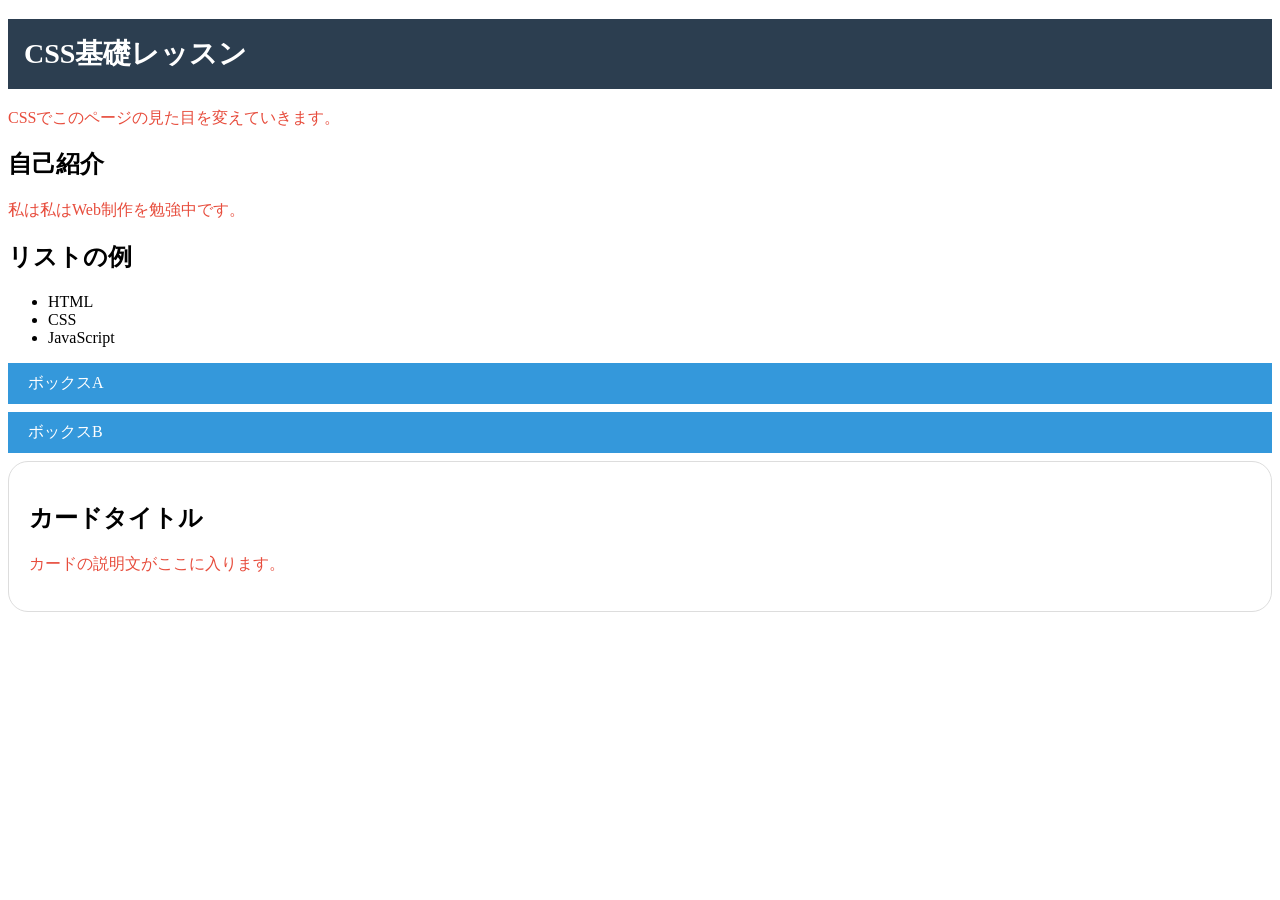
<file: exercises/lesson02/index.html>
<!doctype html>
<html lang="ja">
  <head>
    <meta charset="UTF-8" />
    <meta name="viewport" content="width=device-width, initial-scale=1.0" />
    <title>CSS基礎レッスン</title>
    <link rel="stylesheet" href="style.css" />
  </head>
  <body>
    <h1>CSS基礎レッスン</h1>
    <p>CSSでこのページの見た目を変えていきます。</p>

    <h2>自己紹介</h2>
    <p></p>
    <p>私は私はWeb制作を勉強中です。</p>

    <h2>リストの例</h2>
    <ul>
      <li>HTML</li>
      <li>CSS</li>
      <li>JavaScript</li>
    </ul>

    <div class="box">ボックスA</div>
    <div class="box">ボックスB</div>

    <div class="card">
      <h2>カードタイトル</h2>
      <p>カードの説明文がここに入ります。</p>
    </div>
  </body>
</html>
</file>
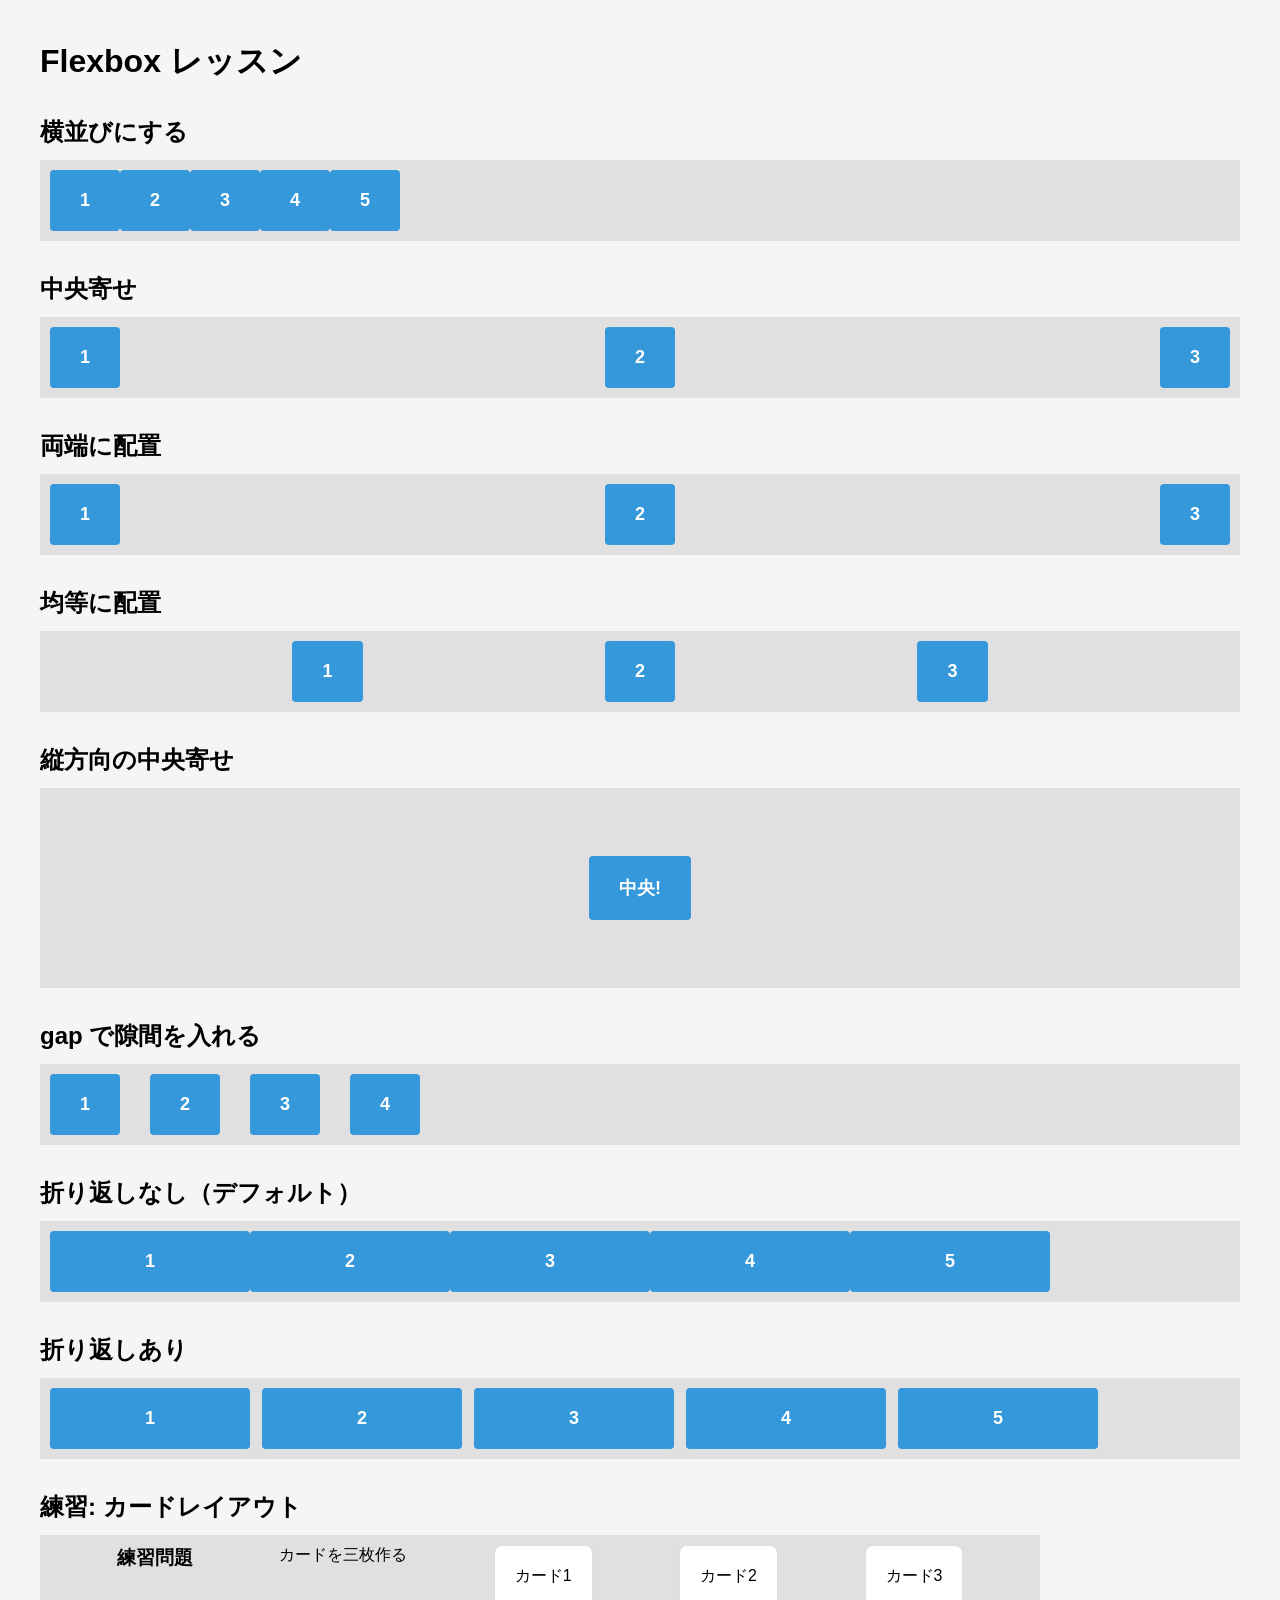
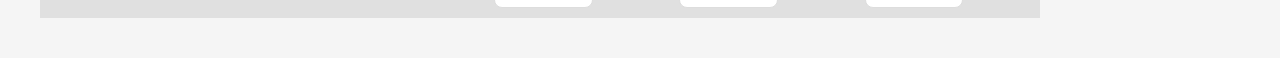
<file: exercises/lesson03/index.html>
<!doctype html>
<html lang="ja">
  <head>
    <meta charset="UTF-8" />
    <meta name="viewport" content="width=device-width, initial-scale=1.0" />
    <title>Flexboxレッスン</title>
    <link rel="stylesheet" href="style.css" />
  </head>
  <body>
    <h1>Flexbox レッスン</h1>

    <!-- Step 1: display: flex で横並び -->
    <h2>横並びにする</h2>
    <div class="container">
      <div class="item">1</div>
      <div class="item">2</div>
      <div class="item">3</div>
      <div class="item">4</div>
      <div class="item">5</div>
    </div>

    <!-- Step 2: justify-content -->
    <h2>中央寄せ</h2>
    <div class="container jc-center">
      <div class="item">1</div>
      <div class="item">2</div>
      <div class="item">3</div>
    </div>

    <h2>両端に配置</h2>
    <div class="container jc-between">
      <div class="item">1</div>
      <div class="item">2</div>
      <div class="item">3</div>
    </div>

    <h2>均等に配置</h2>
    <div class="container jc-evenly">
      <div class="item">1</div>
      <div class="item">2</div>
      <div class="item">3</div>
    </div>

    <!-- Step 3: align-items: center -->
    <h2>縦方向の中央寄せ</h2>
    <div class="container center-both">
      <div class="item">中央!</div>
    </div>

    <!-- Step 4: gap -->
    <h2>gap で隙間を入れる</h2>
    <div class="container gap-demo">
      <div class="item">1</div>
      <div class="item">2</div>
      <div class="item">3</div>
      <div class="item">4</div>
    </div>

    <!-- Step 5: flex-wrap -->
    <h2>折り返しなし（デフォルト）</h2>
    <div class="container nowrap-demo">
      <div class="item wide">1</div>
      <div class="item wide">2</div>
      <div class="item wide">3</div>
      <div class="item wide">4</div>
      <div class="item wide">5</div>
    </div>

    <h2>折り返しあり</h2>
    <div class="container wrap-demo">
      <div class="item wide">1</div>
      <div class="item wide">2</div>
      <div class="item wide">3</div>
      <div class="item wide">4</div>
      <div class="item wide">5</div>
    </div>

    <!-- 練習問題: カードを3つ横並びにしよう -->
    <h2>練習: カードレイアウト</h2>
    <div class="card-container">
      <h3>練習問題</h3>
      <p>カードを三枚作る</p>
      <div class="card">カード1</div>
      <div class="card">カード2</div>
      <div class="card">カード3</div>
    </div>
  </body>
</html>
</file>
<file: exercises/lesson02/style.css>
/* ===== Step 2: 文字の色とサイズ ===== */
/* h1 と p にスタイルを書いてみよう */
h1 {
  color: #e74c3c;
  font-size: 28px;
}

p {
  color: #e74c3c;
  font-size: 16px;
}

/* ===== Step 3: 背景色 ===== */
/* body や h1 に background-color を追加しよう */
h1 {
  color: white;
  background-color: #2c3e50;
  padding: 16px;
}

/* ===== Step 4: クラスセレクタ ===== */
/* .box にスタイルを書いてみよう */
.box {
  background-color: #3498db;
  color: white;
  padding: 16px;
  margin-bottom: 8px;
}
/* ===== Step 5: 余白（margin, padding） ===== */
/* padding と margin を調整しよう */
.box {
  padding: 40px;
  padding: 10px 20px;
}
/* ===== Step 6: 枠線と角丸 ===== */
/* .card に border と border-radius を追加しよう */
.card {
  border: 1px solid #ddd;
  border-radius: 20px;
  padding: 20px;
  margin-bottom: 16px;
}
</file>
<file: exercises/lesson03/style.css>
/* ===== リセット・基本設定 ===== */
* {
  margin: 0;
  padding: 0;
  box-sizing: border-box;
}

body {
  padding: 40px;
  font-family: sans-serif;
  background-color: #f5f5f5;
}

h1 {
  margin-bottom: 24px;
}

h2 {
  margin-top: 32px;
  margin-bottom: 12px;
}

/* コンテナ（親要素）の見た目 */
.container {
  background-color: #e0e0e0;
  padding: 10px;
  margin-bottom: 16px;
  display: flex;
}

/* アイテム（子要素）の見た目 */
.item {
  background-color: #3498db;
  color: white;
  padding: 20px 30px;
  text-align: center;
  font-weight: bold;
  font-size: 18px;
  border-radius: 4px;
}

/* ===== Step 2: justify-content ===== */
/* ガイドに沿って .jc-center, .jc-between, .jc-evenly を書こう */
.jc-center {
  justify-content: space-between;
}
.jc-between {
  justify-content: space-between;
}
.jc-evenly {
  justify-content: space-evenly;
}
/* ===== Step 3: align-items: center ===== */
/* .center-both に justify-content, align-items, height を書こう */
.center-both {
  justify-content: center;
  align-items: center;
  height: 200px;
}
/* ===== Step 4: gap ===== */
/* .gap-demo に gap を追加しよう */
.gap-demo {
  gap: 30px;
}
/* ===== Step 5: flex-wrap ===== */
.item.wide {
  min-width: 200px;
}

/* .wrap-demo に flex-wrap と gap を書こう */
.wrap-demo {
  flex-wrap: wrap;
  gap: 12px;
}
/* ===== 練習問題: カードレイアウト ===== */
/* .card-container と .card のスタイルを自分で書いてみよう */
.card-container {
  justify-content: space-evenly;
  background-color: #e0e0e0;
  padding: 10px;
  display: flex;
  gap: 20px;
  width: 1000px;
}
.card {
  background-color: white;
  padding: 20px;
  border: 1px solid #ddd;
  border-radius: 8px;
}
</file>
